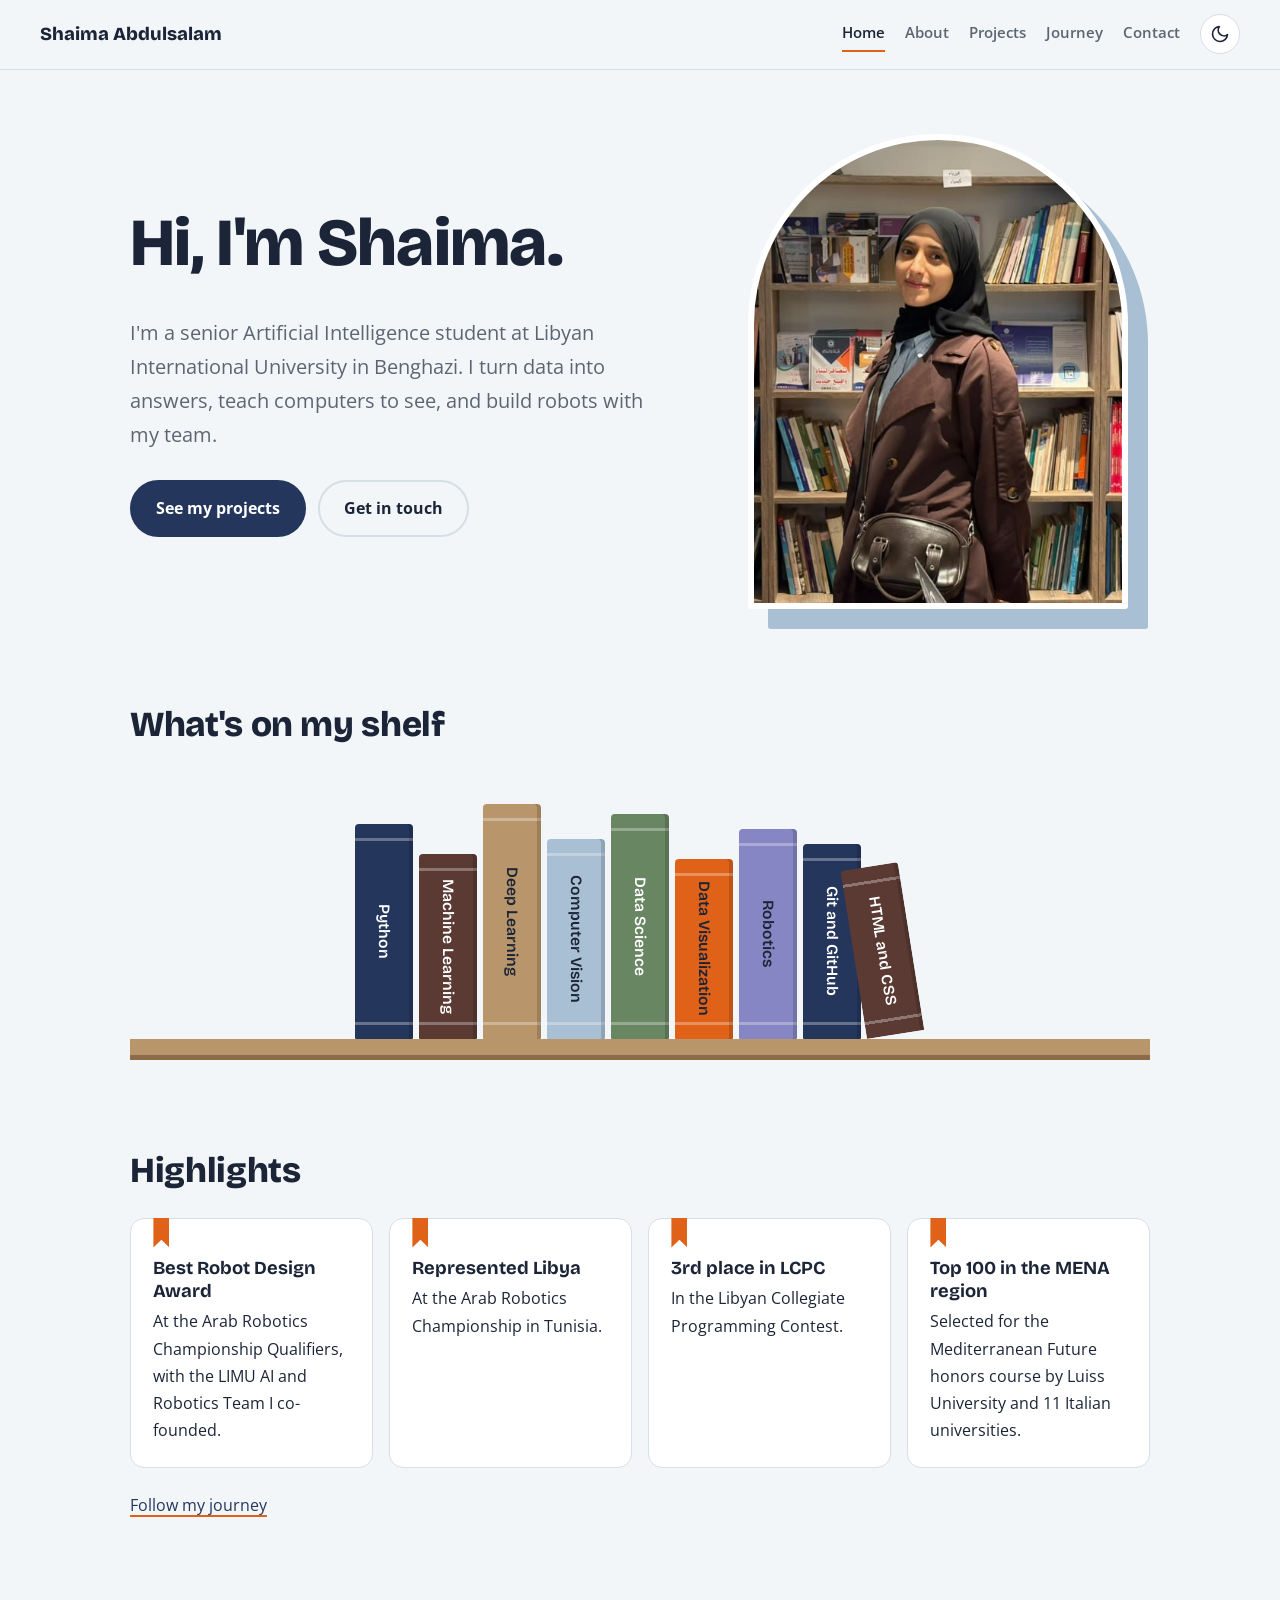
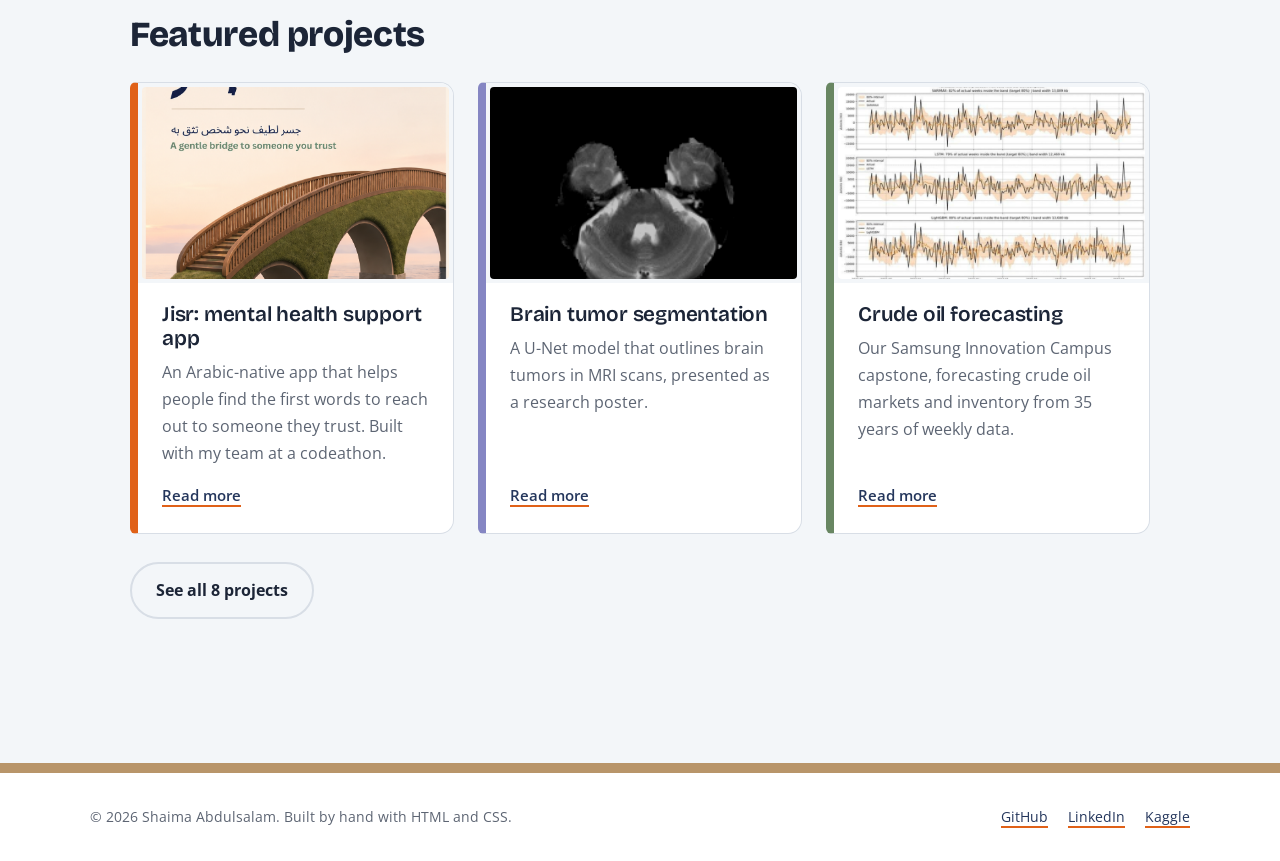
<file: index.html>
<!DOCTYPE html>
<html lang="en">
<head>
    <meta charset="UTF-8">
    <meta name="viewport" content="width=device-width, initial-scale=1.0">
    <title>Shaima Abdulsalam | AI Student and Data Scientist</title>
    <meta name="description" content="Portfolio of Shaima Abdulsalam, an AI student in Benghazi, Libya, working in data science, computer vision, and robotics.">
    <script>
        /* Choose light or dark before the page appears, so it never flashes */
        document.documentElement.classList.add("js");
        try {
            var savedTheme = localStorage.getItem("theme");
            var prefersDark = window.matchMedia("(prefers-color-scheme: dark)").matches;
            document.documentElement.dataset.theme = savedTheme || (prefersDark ? "dark" : "light");
        } catch (error) {}
    </script>
    <link rel="stylesheet" href="css/style.css">
    <script src="main.js" defer></script>
</head>
<body>
    <a class="skip-link" href="#main">Skip to content</a>

    <header>
        <a href="index.html" class="site-name">Shaima Abdulsalam</a>
        <nav id="site-nav" aria-label="Main">
            <ul>
                <li><a href="index.html" aria-current="page">Home</a></li>
                <li><a href="about.html">About</a></li>
                <li><a href="posts.html">Projects</a></li>
                <li><a href="journey.html">Journey</a></li>
                <li><a href="contact.html">Contact</a></li>

            </ul>
        </nav>
        <button class="icon-button theme-toggle" type="button" aria-label="Switch to dark mode">
            <svg class="icon-moon" viewBox="0 0 24 24" fill="none" stroke="currentColor" stroke-width="2" stroke-linecap="round" stroke-linejoin="round" aria-hidden="true"><path d="M21 12.79A9 9 0 1 1 11.21 3 7 7 0 0 0 21 12.79z"/></svg>
            <svg class="icon-sun" viewBox="0 0 24 24" fill="none" stroke="currentColor" stroke-width="2" stroke-linecap="round" stroke-linejoin="round" aria-hidden="true"><circle cx="12" cy="12" r="4"/><path d="M12 2v2M12 20v2M4.93 4.93l1.41 1.41M17.66 17.66l1.41 1.41M2 12h2M20 12h2M4.93 19.07l1.41-1.41M17.66 6.34l1.41-1.41"/></svg>
        </button>
        <button class="icon-button nav-toggle" type="button" aria-expanded="false" aria-controls="site-nav" aria-label="Open menu">
            <svg viewBox="0 0 24 24" fill="none" stroke="currentColor" stroke-width="2" stroke-linecap="round" aria-hidden="true"><path d="M4 7h16M4 12h16M4 17h16"/></svg>
        </button>
    </header>

    <main id="main">
        <section class="hero">
            <div>
                <h1>Hi, I'm Shaima.</h1>
                <p class="lead">I'm a senior Artificial Intelligence student at Libyan International University in Benghazi. I turn data into answers, teach computers to see, and build robots with my team.</p>
                <div class="hero-actions">
                    <a class="button" href="posts.html">See my projects</a>
                    <a class="button button-quiet" href="contact.html">Get in touch</a>
                </div>
            </div>
            <figure class="hero-photo">
                <img src="Images/journey/me.jpeg" alt="Shaima Abdulsalam smiling in front of library bookshelves" width="1080" height="608">
            </figure>
        </section>

        <section aria-labelledby="skills-title">
            <h2 id="skills-title">What's on my shelf</h2>
            <ul class="shelf">
                <li class="book">Python</li>
                <li class="book">Machine Learning</li>
                <li class="book">Deep Learning</li>
                <li class="book">Computer Vision</li>
                <li class="book">Data Science</li>
                <li class="book">Data Visualization</li>
                <li class="book">Robotics</li>
                <li class="book">Git and GitHub</li>
                <li class="book">HTML and CSS</li>
            </ul>
        </section>

        <section aria-labelledby="highlights-title">
            <h2 id="highlights-title">Highlights</h2>
            <ul class="highlights">
                <li><strong>Best Robot Design Award</strong>At the Arab Robotics Championship Qualifiers, with the LIMU AI and Robotics Team I co-founded.</li>
                <li><strong>Represented Libya</strong>At the Arab Robotics Championship in Tunisia.</li>
                <li><strong>3rd place in LCPC</strong>In the Libyan Collegiate Programming Contest.</li>
                <li><strong>Top 100 in the MENA region</strong>Selected for the Mediterranean Future honors course by Luiss University and 11 Italian universities.</li>
            </ul>
            <p><a href="journey.html">Follow my journey</a></p>
        </section>

        <section aria-labelledby="featured-title">
            <h2 id="featured-title">Featured projects</h2>
            <div class="project-grid">
                <article data-category="apps">
                    <figure class="project-media">
                        <img src="Images/projects/Jisr.png" alt="Screenshot of the Jisr mental health support app">
                    </figure>
                    <div class="project-body">
                        <h3>Jisr: mental health support app</h3>
                        <p>An Arabic-native app that helps people find the first words to reach out to someone they trust. Built with my team at a codeathon.</p>
                        <div class="project-links"><a href="posts.html#jisr">Read more</a></div>
                    </div>
                </article>
                <article data-category="vision">
                    <figure class="project-media">
                        <img src="Images/projects/t29_143.gif" alt="Animation of MRI scans with the segmented tumor area highlighted">
                    </figure>
                    <div class="project-body">
                        <h3>Brain tumor segmentation</h3>
                        <p>A U-Net model that outlines brain tumors in MRI scans, presented as a research poster.</p>
                        <div class="project-links"><a href="posts.html#brain-tumor">Read more</a></div>
                    </div>
                </article>
                <article data-category="data">
                    <figure class="project-media">
                        <img src="Images/projects/crude-oil-1.png" alt="Chart comparing forecasted and actual crude oil values">
                    </figure>
                    <div class="project-body">
                        <h3>Crude oil forecasting</h3>
                        <p>Our Samsung Innovation Campus capstone, forecasting crude oil markets and inventory from 35 years of weekly data.</p>
                        <div class="project-links"><a href="posts.html#crude-oil">Read more</a></div>
                    </div>
                </article>
            </div>
            <p class="hero-actions"><a class="button button-quiet" href="posts.html">See all 8 projects</a></p>
        </section>
    </main>

    <footer>
        <div class="footer-inner">
            <p>&copy; 2026 Shaima Abdulsalam. Built by hand with HTML and CSS.</p>
            <ul class="footer-links">
                <li><a href="https://github.com/shaimaabd212" target="_blank" rel="noopener">GitHub</a></li>
                <li><a href="https://www.linkedin.com/in/shaima-abdulsalam-38a3001b1" target="_blank" rel="noopener">LinkedIn</a></li>
                <li><a href="https://www.kaggle.com/shaimaabdulsalam" target="_blank" rel="noopener">Kaggle</a></li>
            </ul>
        </div>
    </footer>
</body>
</html>
</file>
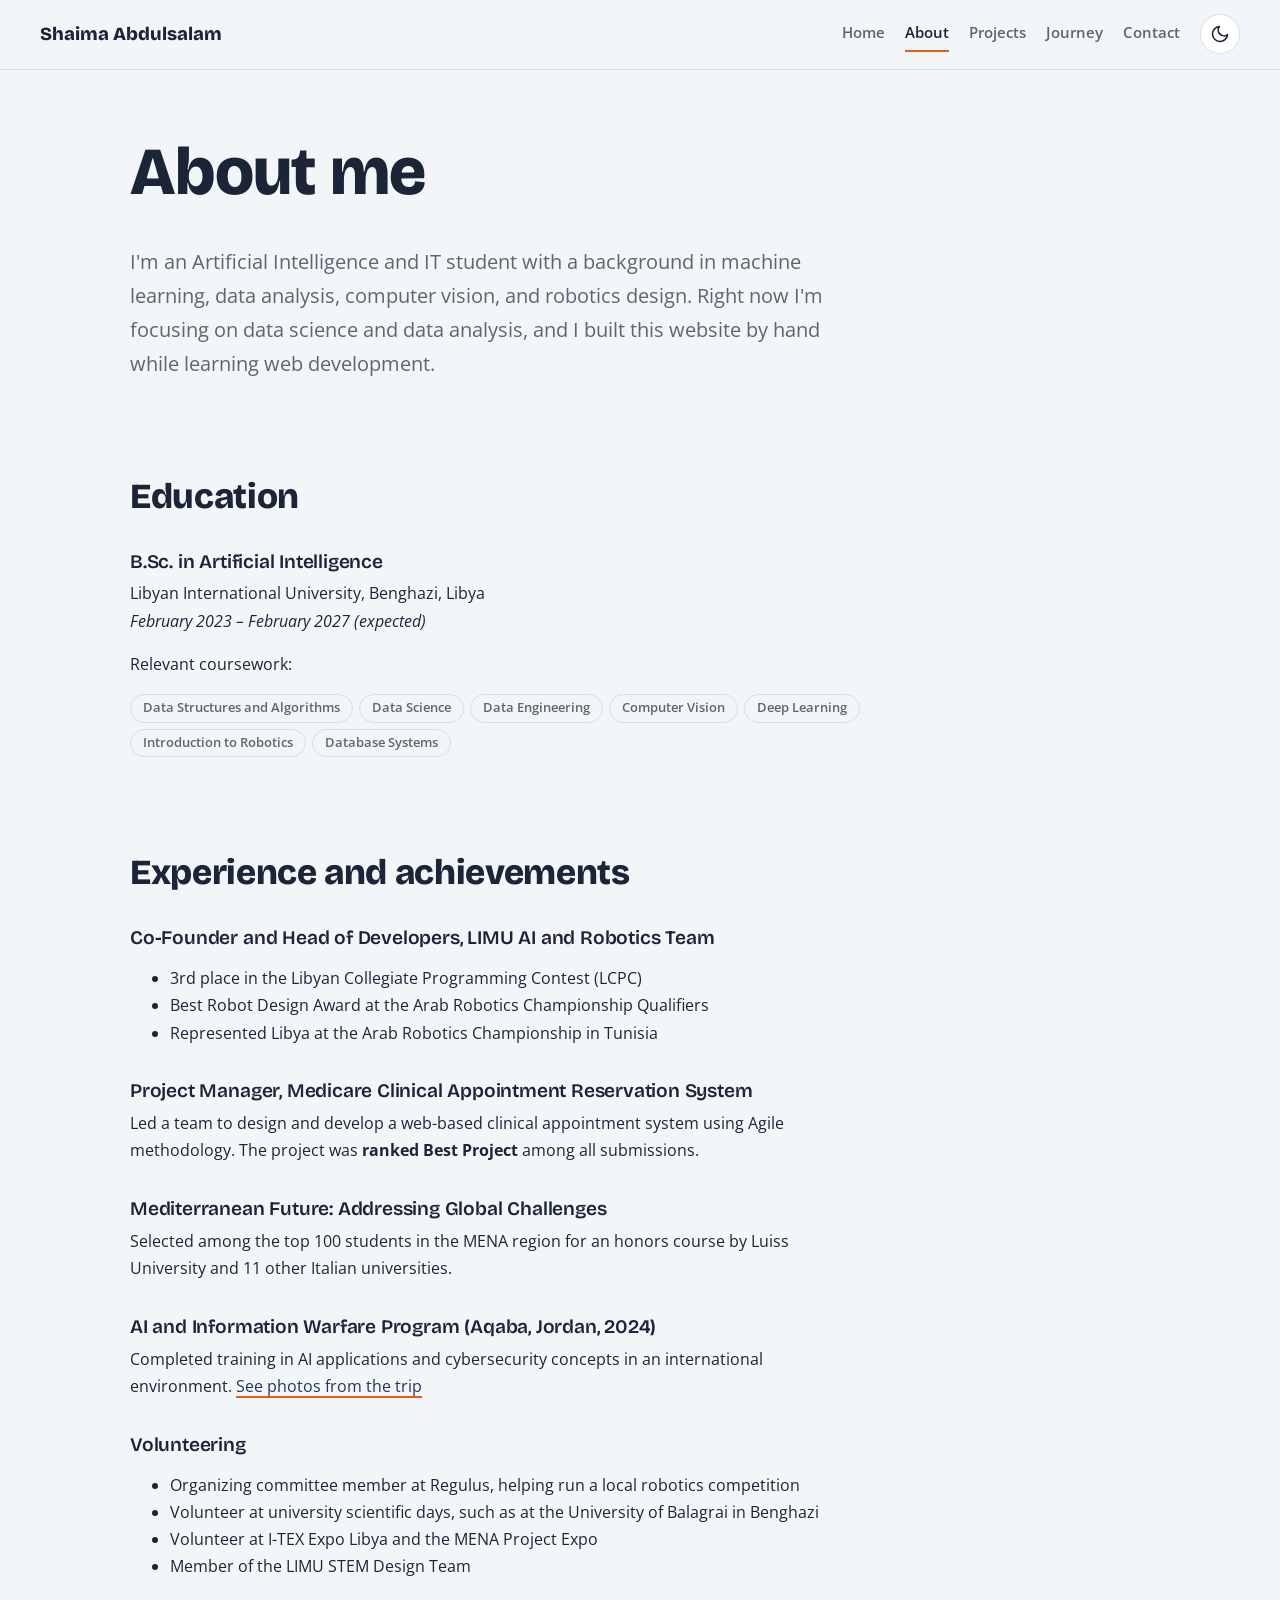
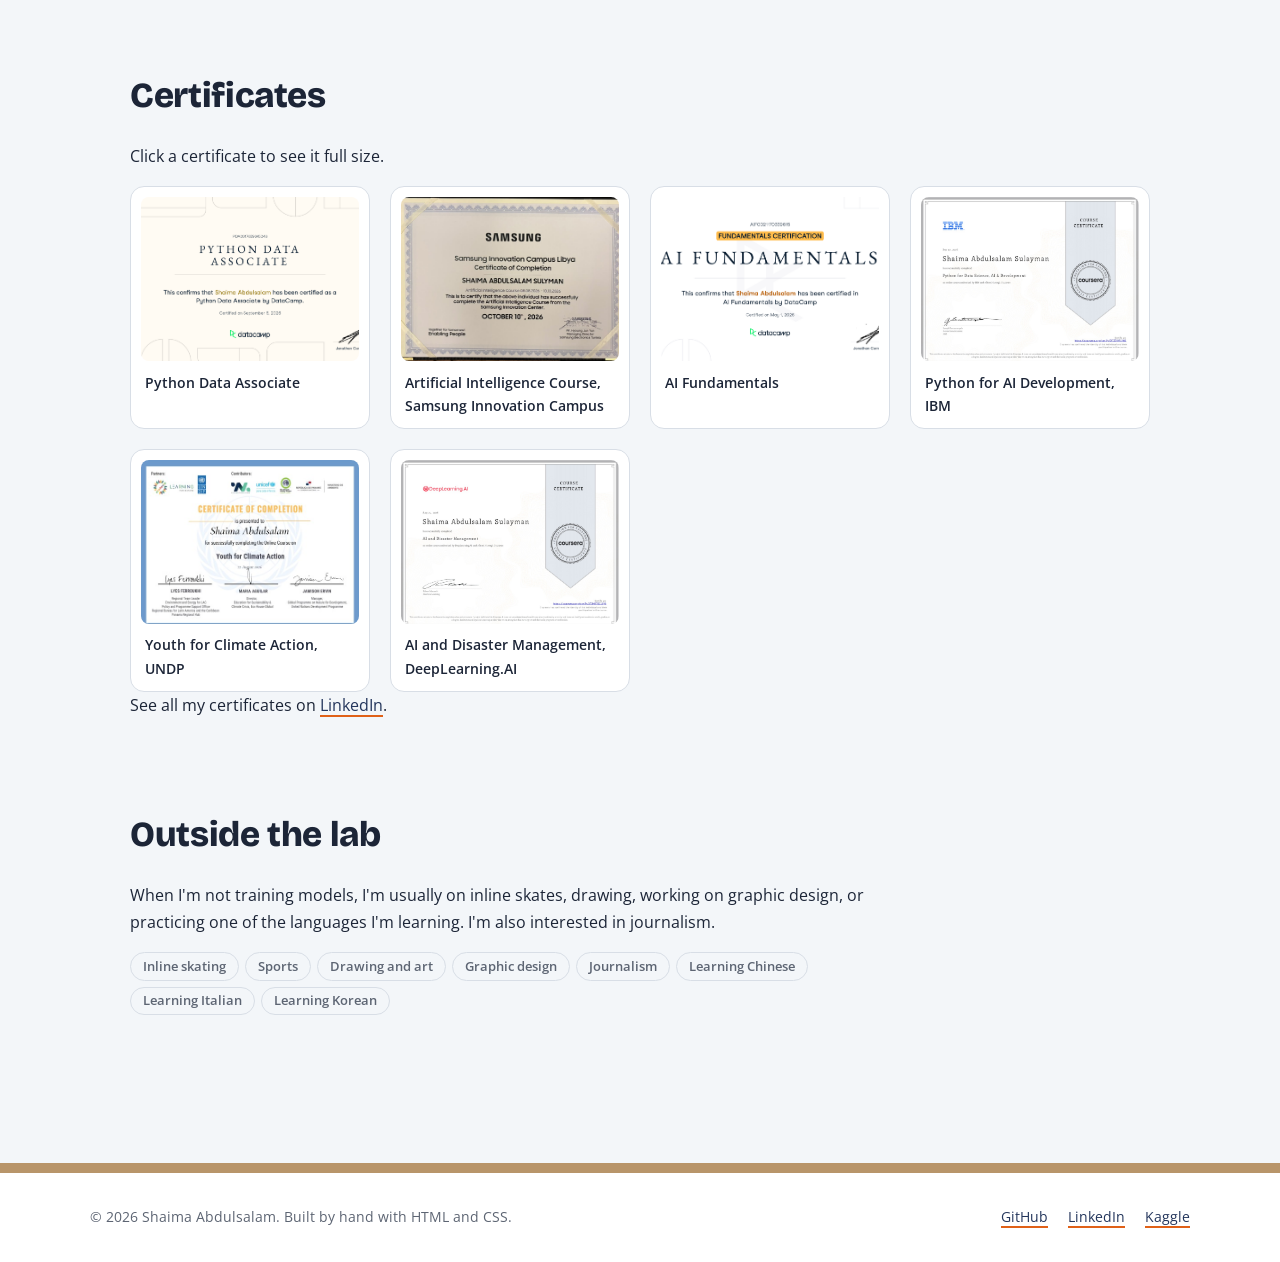
<file: about.html>
<!DOCTYPE html>
<html lang="en">
<head>
    <meta charset="UTF-8">
    <meta name="viewport" content="width=device-width, initial-scale=1.0">
    <title>About Me | Shaima Abdulsalam</title>
    <meta name="description" content="Education, experience, certificates, and interests of Shaima Abdulsalam.">
    <script>
        /* Choose light or dark before the page appears, so it never flashes */
        document.documentElement.classList.add("js");
        try {
            var savedTheme = localStorage.getItem("theme");
            var prefersDark = window.matchMedia("(prefers-color-scheme: dark)").matches;
            document.documentElement.dataset.theme = savedTheme || (prefersDark ? "dark" : "light");
        } catch (error) {}
    </script>
    <link rel="stylesheet" href="css/style.css">
    <script src="main.js" defer></script>
</head>
<body>
    <a class="skip-link" href="#main">Skip to content</a>

    <header>
        <a href="index.html" class="site-name">Shaima Abdulsalam</a>
        <nav id="site-nav" aria-label="Main">
            <ul>
                <li><a href="index.html">Home</a></li>
                <li><a href="about.html" aria-current="page">About</a></li>
                <li><a href="posts.html">Projects</a></li>
                <li><a href="journey.html">Journey</a></li>
                <li><a href="contact.html">Contact</a></li>
            </ul>
        </nav>
        <button class="icon-button theme-toggle" type="button" aria-label="Switch to dark mode">
            <svg class="icon-moon" viewBox="0 0 24 24" fill="none" stroke="currentColor" stroke-width="2" stroke-linecap="round" stroke-linejoin="round" aria-hidden="true"><path d="M21 12.79A9 9 0 1 1 11.21 3 7 7 0 0 0 21 12.79z"/></svg>
            <svg class="icon-sun" viewBox="0 0 24 24" fill="none" stroke="currentColor" stroke-width="2" stroke-linecap="round" stroke-linejoin="round" aria-hidden="true"><circle cx="12" cy="12" r="4"/><path d="M12 2v2M12 20v2M4.93 4.93l1.41 1.41M17.66 17.66l1.41 1.41M2 12h2M20 12h2M4.93 19.07l1.41-1.41M17.66 6.34l1.41-1.41"/></svg>
        </button>
        <button class="icon-button nav-toggle" type="button" aria-expanded="false" aria-controls="site-nav" aria-label="Open menu">
            <svg viewBox="0 0 24 24" fill="none" stroke="currentColor" stroke-width="2" stroke-linecap="round" aria-hidden="true"><path d="M4 7h16M4 12h16M4 17h16"/></svg>
        </button>
    </header>

    <main id="main">
        <section class="prose">
            <h1>About me</h1>
            <p class="lead">I'm an Artificial Intelligence and IT student with a background in machine learning, data analysis, computer vision, and robotics design. Right now I'm focusing on data science and data analysis, and I built this website by hand while learning web development.</p>
        </section>

        <section class="prose" aria-labelledby="education-title">
            <h2 id="education-title">Education</h2>
            <h3>B.Sc. in Artificial Intelligence</h3>
            <p>Libyan International University, Benghazi, Libya<br>
            <em>February 2023 – February 2027 (expected)</em></p>
            <p>Relevant coursework:</p>
            <ul class="tags">
                <li>Data Structures and Algorithms</li>
                <li>Data Science</li>
                <li>Data Engineering</li>
                <li>Computer Vision</li>
                <li>Deep Learning</li>
                <li>Introduction to Robotics</li>
                <li>Database Systems</li>
            </ul>
        </section>

        <section class="prose" aria-labelledby="experience-title">
            <h2 id="experience-title">Experience and achievements</h2>

            <h3>Co-Founder and Head of Developers, LIMU AI and Robotics Team</h3>
            <ul>
                <li>3rd place in the Libyan Collegiate Programming Contest (LCPC)</li>
                <li>Best Robot Design Award at the Arab Robotics Championship Qualifiers</li>
                <li>Represented Libya at the Arab Robotics Championship in Tunisia</li>
            </ul>

            <h3>Project Manager, Medicare Clinical Appointment Reservation System</h3>
            <p>Led a team to design and develop a web-based clinical appointment system using Agile methodology. The project was <strong>ranked Best Project</strong> among all submissions.</p>

            <h3>Mediterranean Future: Addressing Global Challenges</h3>
            <p>Selected among the top 100 students in the MENA region for an honors course by Luiss University and 11 other Italian universities.</p>

            <h3>AI and Information Warfare Program (Aqaba, Jordan, 2024)</h3>
            <p>Completed training in AI applications and cybersecurity concepts in an international environment. <a href="journey.html#jordan">See photos from the trip</a></p>

            <h3>Volunteering</h3>
            <ul>
                <li>Organizing committee member at Regulus, helping run a local robotics competition</li>
                <li>Volunteer at university scientific days, such as at the University of Balagrai in Benghazi</li>
                <li>Volunteer at I-TEX Expo Libya and the MENA Project Expo</li>
                <li>Member of the LIMU STEM Design Team</li>
            </ul>
        </section>

        <section aria-labelledby="certificates-title">
            <h2 id="certificates-title">Certificates</h2>
            <p>Click a certificate to see it full size.</p>
            <div class="cert-grid" data-lightbox>
                <figure>
                    <img src="Images/certificates/Python data associate.png" alt="Python Data Associate certificate awarded to Shaima Abdulsalam">
                    <figcaption>Python Data Associate</figcaption>
                </figure>
                <figure>
                    <img src="Images/certificates/SIC-certificate.png" alt="Samsung Innovation Campus Artificial Intelligence course certificate">
                    <figcaption>Artificial Intelligence Course, Samsung Innovation Campus</figcaption>
                </figure>
                <figure>
                    <img src="Images/certificates/AI fundamentals.png" alt="AI Fundamentals certificate">
                    <figcaption>AI Fundamentals</figcaption>
                </figure>
                <figure>
                    <img src="Images/certificates/IBM.jpg" alt="IBM Python for AI Development certificate">
                    <figcaption>Python for AI Development, IBM</figcaption>
                </figure>
                <figure>
                    <img src="Images/certificates/yout for climate action.jpg" alt="UNDP Youth for Climate Action certificate">
                    <figcaption>Youth for Climate Action, UNDP</figcaption>
                </figure>
                <figure>
                    <img src="Images/certificates/ai and disaster management.jpg" alt="DeepLearning.AI AI and Disaster Management certificate">
                    <figcaption>AI and Disaster Management, DeepLearning.AI</figcaption>
                </figure>
            </div>
            <p>See all my certificates on <a href="https://www.linkedin.com/in/shaima-abdulsalam-38a3001b1" target="_blank" rel="noopener">LinkedIn</a>.</p>
        </section>

        <section class="prose" aria-labelledby="interests-title">
            <h2 id="interests-title">Outside the lab</h2>
            <p>When I'm not training models, I'm usually on inline skates, drawing, working on graphic design, or practicing one of the languages I'm learning. I'm also interested in journalism.</p>
            <ul class="tags">
                <li>Inline skating</li>
                <li>Sports</li>
                <li>Drawing and art</li>
                <li>Graphic design</li>
                <li>Journalism</li>
                <li>Learning Chinese</li>
                <li>Learning Italian</li>
                <li>Learning Korean</li>
            </ul>
        </section>
    </main>

    <dialog class="lightbox" aria-label="Enlarged image">
        <button class="lightbox-close" type="button">Close</button>
        <img alt="">
        <p></p>
    </dialog>

    <footer>
        <div class="footer-inner">
            <p>&copy; 2026 Shaima Abdulsalam. Built by hand with HTML and CSS.</p>
            <ul class="footer-links">
                <li><a href="https://github.com/shaimaabd212" target="_blank" rel="noopener">GitHub</a></li>
                <li><a href="https://www.linkedin.com/in/shaima-abdulsalam-38a3001b1" target="_blank" rel="noopener">LinkedIn</a></li>
                <li><a href="https://www.kaggle.com/shaimaabdulsalam" target="_blank" rel="noopener">Kaggle</a></li>
            </ul>
        </div>
    </footer>
</body>
</html>
</file>
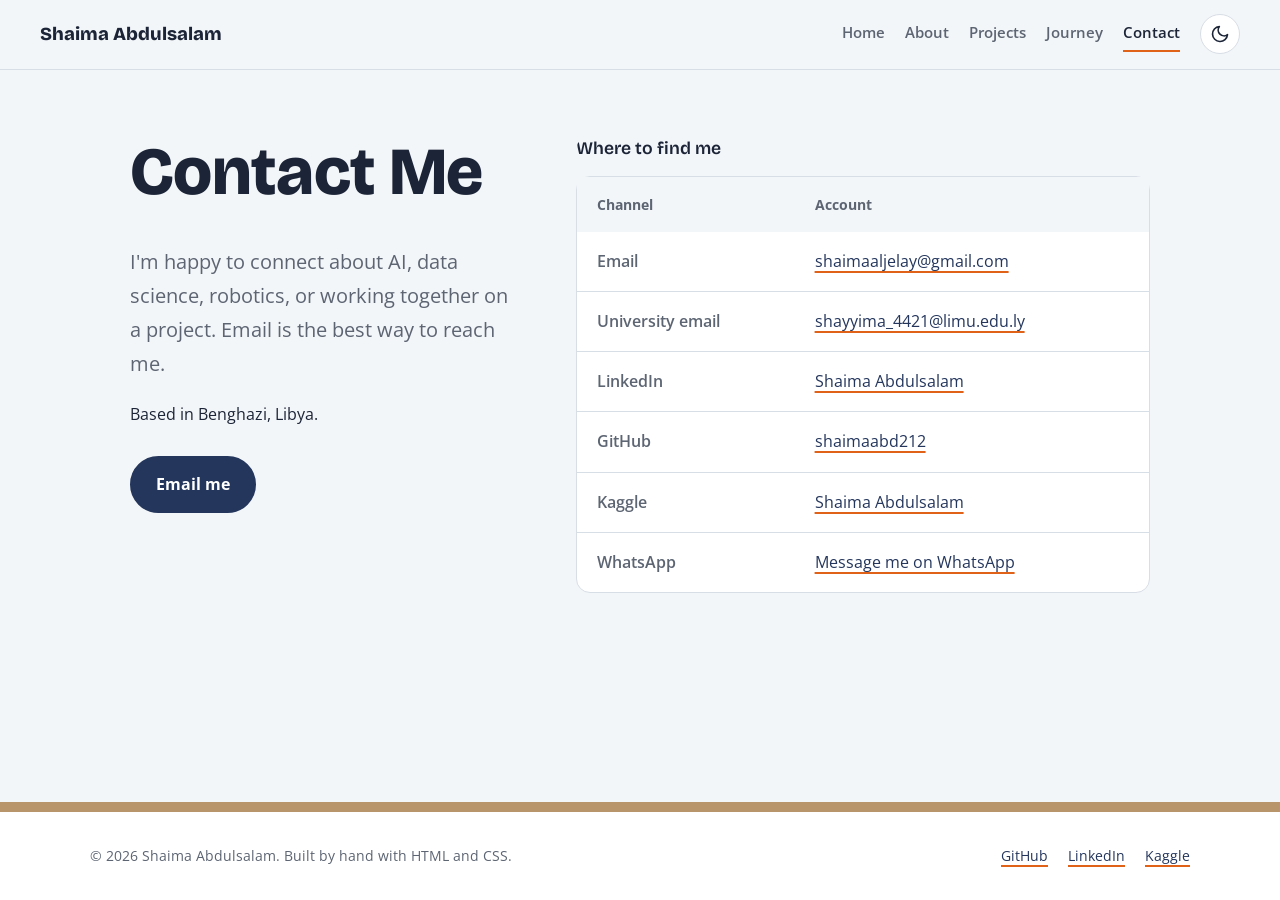
<file: contact.html>
<!DOCTYPE html>
<html lang="en">
<head>
    <meta charset="UTF-8">
    <meta name="viewport" content="width=device-width, initial-scale=1.0">
    <title>Contact | Shaima Abdulsalam</title>
    <meta name="description" content="How to reach Shaima Abdulsalam: email, LinkedIn, GitHub, Kaggle, and WhatsApp.">
    <script>
        /* Choose light or dark before the page appears, so it never flashes */
        document.documentElement.classList.add("js");
        try {
            var savedTheme = localStorage.getItem("theme");
            var prefersDark = window.matchMedia("(prefers-color-scheme: dark)").matches;
            document.documentElement.dataset.theme = savedTheme || (prefersDark ? "dark" : "light");
        } catch (error) {}
    </script>
    <link rel="stylesheet" href="css/style.css">
    <script src="main.js" defer></script>
</head>
<body>
    <a class="skip-link" href="#main">Skip to content</a>

    <header>
        <a href="index.html" class="site-name">Shaima Abdulsalam</a>
        <nav id="site-nav" aria-label="Main">
            <ul>
                <li><a href="index.html">Home</a></li>
                <li><a href="about.html">About</a></li>
                <li><a href="posts.html">Projects</a></li>
                <li><a href="journey.html">Journey</a></li>
                <li><a href="contact.html" aria-current="page">Contact</a></li>
            </ul>
        </nav>
        <button class="icon-button theme-toggle" type="button" aria-label="Switch to dark mode">
            <svg class="icon-moon" viewBox="0 0 24 24" fill="none" stroke="currentColor" stroke-width="2" stroke-linecap="round" stroke-linejoin="round" aria-hidden="true"><path d="M21 12.79A9 9 0 1 1 11.21 3 7 7 0 0 0 21 12.79z"/></svg>
            <svg class="icon-sun" viewBox="0 0 24 24" fill="none" stroke="currentColor" stroke-width="2" stroke-linecap="round" stroke-linejoin="round" aria-hidden="true"><circle cx="12" cy="12" r="4"/><path d="M12 2v2M12 20v2M4.93 4.93l1.41 1.41M17.66 17.66l1.41 1.41M2 12h2M20 12h2M4.93 19.07l1.41-1.41M17.66 6.34l1.41-1.41"/></svg>
        </button>
        <button class="icon-button nav-toggle" type="button" aria-expanded="false" aria-controls="site-nav" aria-label="Open menu">
            <svg viewBox="0 0 24 24" fill="none" stroke="currentColor" stroke-width="2" stroke-linecap="round" aria-hidden="true"><path d="M4 7h16M4 12h16M4 17h16"/></svg>
        </button>
    </header>

    <main id="main">
        <section class="contact-layout">
            <div>
                <h1>Contact Me</h1>
                <p class="lead">I'm happy to connect about AI, data science, robotics, or working together on a project. Email is the best way to reach me.</p>
                <p>Based in Benghazi, Libya.</p>
                <p class="hero-actions"><a class="button" href="mailto:shaimaaljelay@gmail.com">Email me</a></p>
            </div>

            <table>
                <caption>Where to find me</caption>
                <thead>
                    <tr>
                        <th scope="col">Channel</th>
                        <th scope="col">Account</th>
                    </tr>
                </thead>
                <tbody>
                    <tr>
                        <th scope="row">Email</th>
                        <td><a href="mailto:shaimaaljelay@gmail.com">shaimaaljelay@gmail.com</a></td>
                    </tr>
                    <tr>
                        <th scope="row">University email</th>
                        <td><a href="mailto:shayyima_4421@limu.edu.ly">shayyima_4421@limu.edu.ly</a></td>
                    </tr>
                    <tr>
                        <th scope="row">LinkedIn</th>
                        <td><a href="https://www.linkedin.com/in/shaima-abdulsalam-38a3001b1" target="_blank" rel="noopener">Shaima Abdulsalam</a></td>
                    </tr>
                    <tr>
                        <th scope="row">GitHub</th>
                        <td><a href="https://github.com/shaimaabd212" target="_blank" rel="noopener">shaimaabd212</a></td>
                    </tr>
                    <tr>
                        <th scope="row">Kaggle</th>
                        <td><a href="https://www.kaggle.com/shaimaabdulsalam" target="_blank" rel="noopener">Shaima Abdulsalam</a></td>
                    </tr>
                    <tr>
                        <th scope="row">WhatsApp</th>
                        <td><a href="https://wa.me/218913990064" target="_blank" rel="noopener">Message me on WhatsApp</a></td>
                    </tr>
                </tbody>
            </table>
        </section>
    </main>

    <footer>
        <div class="footer-inner">
            <p>&copy; 2026 Shaima Abdulsalam. Built by hand with HTML and CSS.</p>
            <ul class="footer-links">
                <li><a href="https://github.com/shaimaabd212" target="_blank" rel="noopener">GitHub</a></li>
                <li><a href="https://www.linkedin.com/in/shaima-abdulsalam-38a3001b1" target="_blank" rel="noopener">LinkedIn</a></li>
                <li><a href="https://www.kaggle.com/shaimaabdulsalam" target="_blank" rel="noopener">Kaggle</a></li>
            </ul>
        </div>
    </footer>
</body>
</html>
</file>
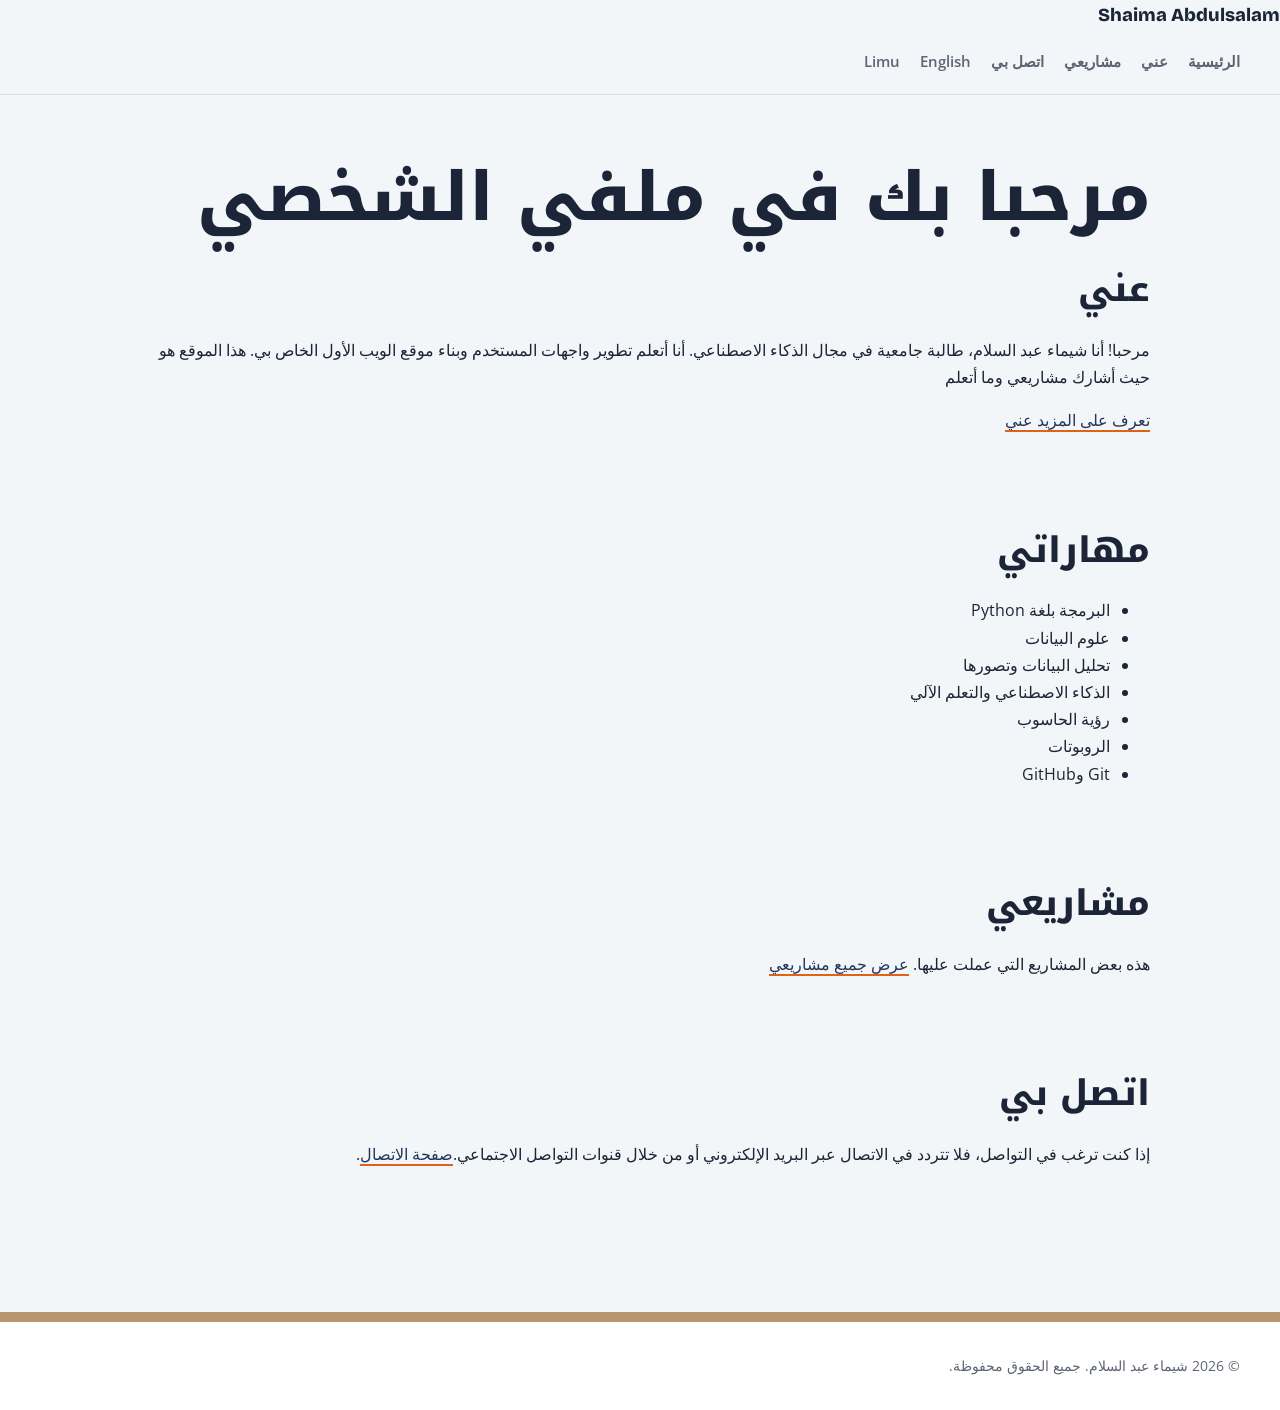
<file: index-ar.html>
<!DOCTYPE html>
<html lang="ar" dir="rtl">
<a href="index.html" class="site-name">Shaima Abdulsalam</a>
<link rel="stylesheet" href="css/style.css">
<link href="https://fonts.googleapis.com/css2?family=Open+Sans:wght@400;600;700&display=swap" rel="stylesheet">
<head>
    <meta charset="UTF-8">
    <meta name="viewport" content="width=device-width, initial-scale=1.0"> 
    <title> الملف الشخصي | شيماء عبد السلام</title>
</head>
<body>
    <header>
        <nav>
            <ul>
                <li><a href="index.html">الرئيسية</a></li>
                <li><a href="about.html">عني</a></li>
                <li><a href="posts.html">مشاريعي</a></li>
                <li><a href="contact.html">اتصل بي</a></li>
                <li><a href="index.html" lang="en" hreflang="en">English</a></li>
                <li><a href="https://limu.edu.ly/">Limu</a></li>
                </ul>
        </nav>
    </header>

    <main>
        <h1>مرحبا بك في ملفي الشخصي</h1>

        <section id="introduction">
            <h2>عني</h2>
            <p>مرحبا! أنا شيماء عبد السلام، طالبة جامعية في مجال الذكاء الاصطناعي. أنا أتعلم تطوير واجهات المستخدم وبناء موقع الويب الأول الخاص بي. هذا الموقع هو حيث أشارك مشاريعي وما أتعلم</p>
            <p><a href="about.html">تعرف على المزيد عني</a></p>
        </section>

         <section id="skills">
            <h2>مهاراتي</h2>
            <ul>
                <li>البرمجة بلغة Python</li>
                <li>علوم البيانات</li>
                <li>تحليل البيانات وتصورها</li>
                <li>الذكاء الاصطناعي والتعلم الآلي</li>
                <li>رؤية الحاسوب</li>
                <li>الروبوتات</li>
                <li>Git وGitHub</li>
            </ul>
        </section>

        <section id="projects">
            <h2>مشاريعي</h2>
            <p>هذه بعض المشاريع التي عملت عليها. <a href="posts.html">عرض جميع مشاريعي</a></p>            <!-- Project details will go here -->
        </section>

        <section id="contact">
            <h2>اتصل بي</h2>
            <p>إذا كنت ترغب في التواصل، فلا تتردد في الاتصال عبر البريد الإلكتروني أو من خلال قنوات التواصل الاجتماعي.<a href="contact.html">صفحة الاتصال</a>.</p>
        </section>
    </main>


    <footer>
        <p>&copy; 2026 شيماء عبد السلام. جميع الحقوق محفوظة.</p>
    </footer>
</body>
</html>
</file>
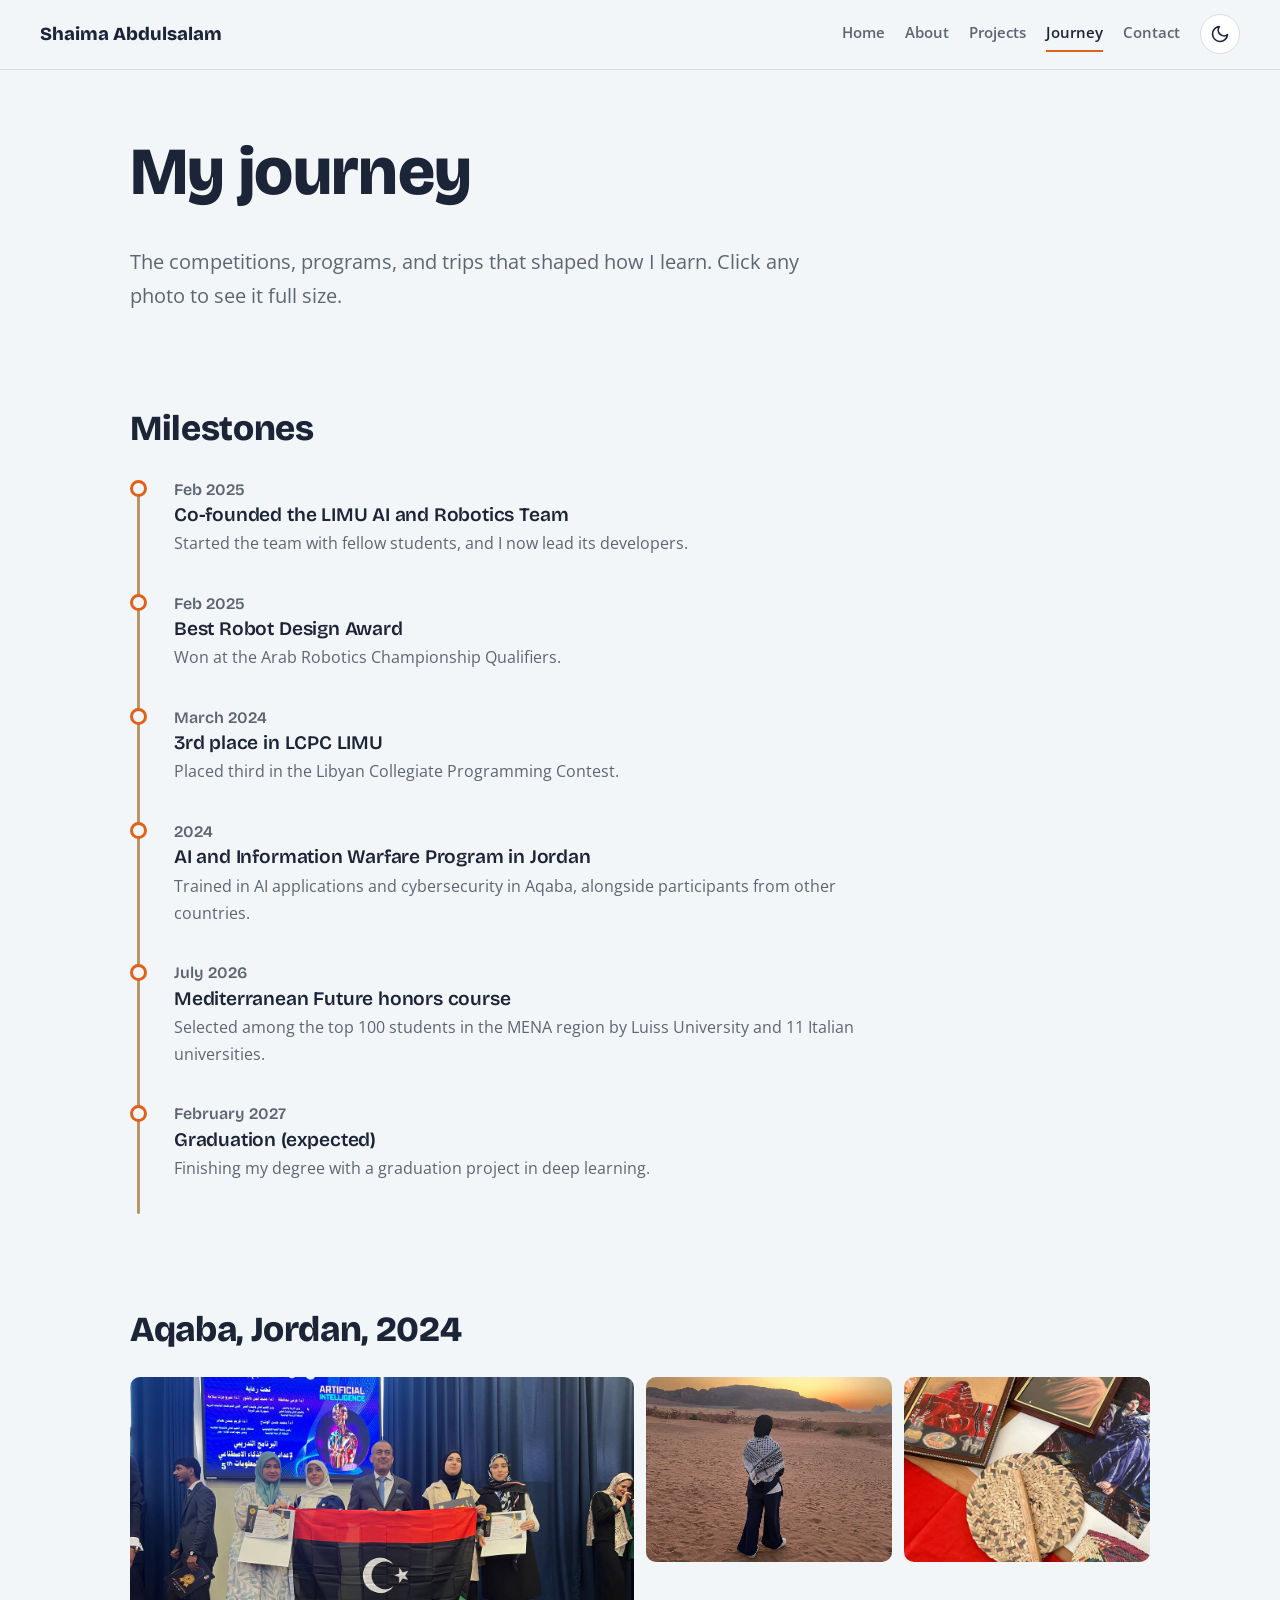
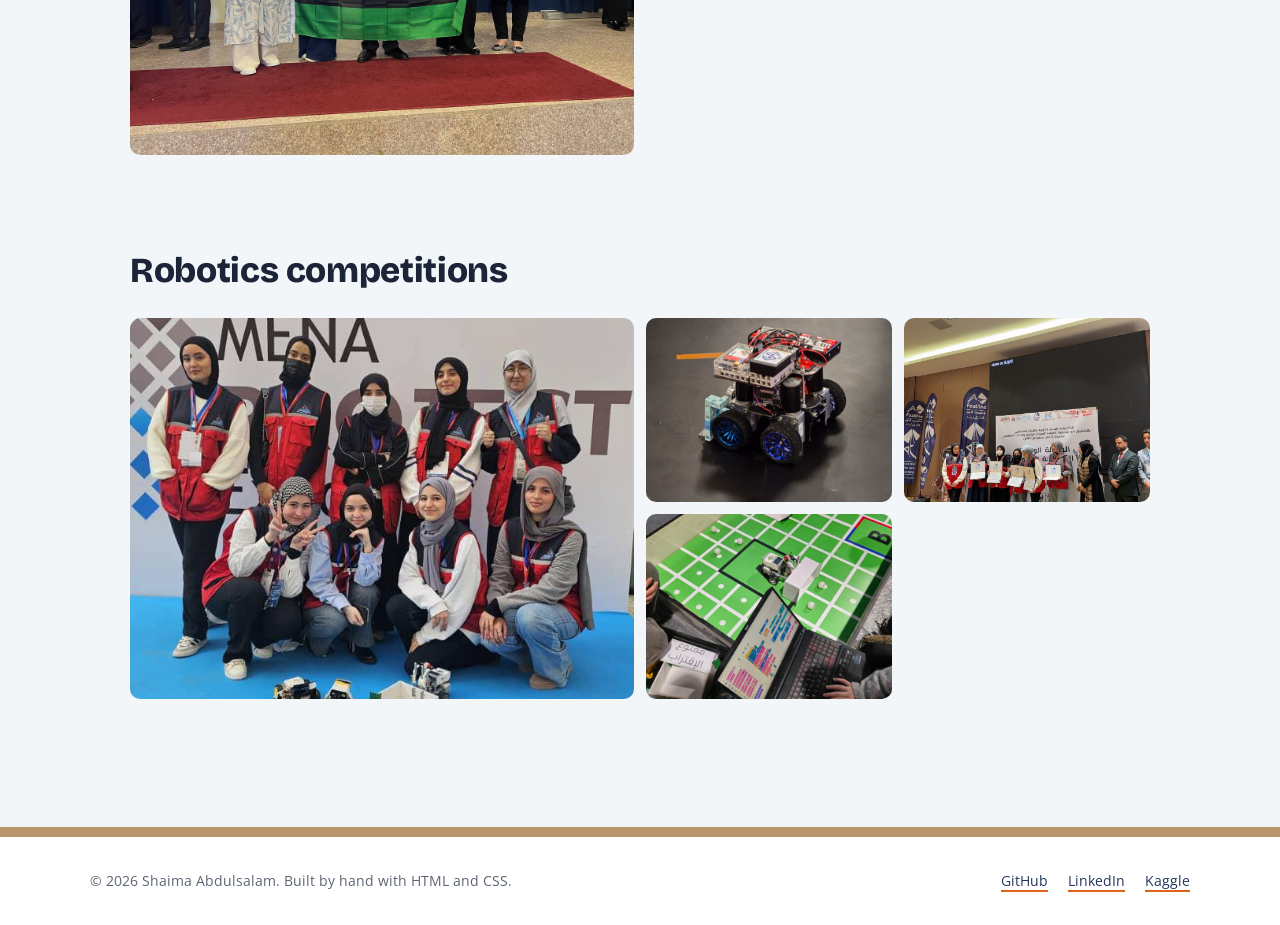
<file: journey.html>
<!DOCTYPE html>
<html lang="en">
<head>
    <meta charset="UTF-8">
    <meta name="viewport" content="width=device-width, initial-scale=1.0">
    <title>My Journey | Shaima Abdulsalam</title>
    <meta name="description" content="Competitions, programs, and trips that shaped Shaima Abdulsalam's path in AI and robotics.">
    <script>
        /* Choose light or dark before the page appears, so it never flashes */
        document.documentElement.classList.add("js");
        try {
            var savedTheme = localStorage.getItem("theme");
            var prefersDark = window.matchMedia("(prefers-color-scheme: dark)").matches;
            document.documentElement.dataset.theme = savedTheme || (prefersDark ? "dark" : "light");
        } catch (error) {}
    </script>
    <link rel="stylesheet" href="css/style.css">
    <script src="main.js" defer></script>
</head>
<body>
    <a class="skip-link" href="#main">Skip to content</a>

    <header>
        <a href="index.html" class="site-name">Shaima Abdulsalam</a>
        <nav id="site-nav" aria-label="Main">
            <ul>
                <li><a href="index.html">Home</a></li>
                <li><a href="about.html">About</a></li>
                <li><a href="posts.html">Projects</a></li>
                <li><a href="journey.html" aria-current="page">Journey</a></li>
                <li><a href="contact.html">Contact</a></li>
            </ul>
        </nav>
        <button class="icon-button theme-toggle" type="button" aria-label="Switch to dark mode">
            <svg class="icon-moon" viewBox="0 0 24 24" fill="none" stroke="currentColor" stroke-width="2" stroke-linecap="round" stroke-linejoin="round" aria-hidden="true"><path d="M21 12.79A9 9 0 1 1 11.21 3 7 7 0 0 0 21 12.79z"/></svg>
            <svg class="icon-sun" viewBox="0 0 24 24" fill="none" stroke="currentColor" stroke-width="2" stroke-linecap="round" stroke-linejoin="round" aria-hidden="true"><circle cx="12" cy="12" r="4"/><path d="M12 2v2M12 20v2M4.93 4.93l1.41 1.41M17.66 17.66l1.41 1.41M2 12h2M20 12h2M4.93 19.07l1.41-1.41M17.66 6.34l1.41-1.41"/></svg>
        </button>
        <button class="icon-button nav-toggle" type="button" aria-expanded="false" aria-controls="site-nav" aria-label="Open menu">
            <svg viewBox="0 0 24 24" fill="none" stroke="currentColor" stroke-width="2" stroke-linecap="round" aria-hidden="true"><path d="M4 7h16M4 12h16M4 17h16"/></svg>
        </button>
    </header>

    <main id="main">
        <section class="prose">
            <h1>My journey</h1>
            <p class="lead">The competitions, programs, and trips that shaped how I learn. Click any photo to see it full size.</p>
        </section>

        <section aria-labelledby="milestones-title">
            <h2 id="milestones-title">Milestones</h2>
            <ol class="timeline">

                <li>
                    <time>Feb 2025</time>
                    <h3>Co-founded the LIMU AI and Robotics Team</h3>
                    <p>Started the team with fellow students, and I now lead its developers.</p>
                </li>
                <li>
                    <time>Feb 2025</time>
                    <h3>Best Robot Design Award</h3>
                    <p>Won at the Arab Robotics Championship Qualifiers.</p>
                </li>

                <li>
                    <time>March 2024</time>
                    <h3>3rd place in LCPC LIMU</h3>
                    <p>Placed third in the Libyan Collegiate Programming Contest.</p>
                </li>
                <li>
                    <time datetime="2024">2024</time>
                    <h3>AI and Information Warfare Program in Jordan</h3>
                    <p>Trained in AI applications and cybersecurity in Aqaba, alongside participants from other countries.</p>
                </li>
                <li>
                    <time>July 2026</time>
                    <h3>Mediterranean Future honors course</h3>
                    <p>Selected among the top 100 students in the MENA region by Luiss University and 11 Italian universities.</p>
                </li>
                <li>
                    <time datetime="2027-02">February 2027</time>
                    <h3>Graduation (expected)</h3>
                    <p>Finishing my degree with a graduation project in deep learning.</p>
                </li>
            </ol>
        </section>

        <section id="jordan" aria-labelledby="jordan-title">
            <h2 id="jordan-title">Aqaba, Jordan, 2024</h2>
            <div class="photo-grid" data-lightbox>
                <figure>
                    <img src="Images/journey/jordan-2.jpg" >
                </figure>
                <figure>
                    <img src="Images/journey/jordan-1.jpg">
                </figure>
                <figure>
                    <img src="Images/journey/jordan-3.jpg" >
                </figure>
        
            </div>
        </section>

        <section id="robotics" aria-labelledby="robotics-title">
            <h2 id="robotics-title">Robotics competitions</h2>
            <div class="photo-grid" data-lightbox>
                <figure>
                    <img src="Images/journey/robotics-1.jpg" >
                </figure>
                <figure>
                    <img src="Images/journey/robotics-2.jpeg" >
                </figure>
                <figure>
                    <img src="Images/journey/robotics-3.jpeg" >
                </figure>
                <figure>
                    <img src="Images/journey/robotics-4.jpeg">
                </figure>
            </div>
        </section>
    </main>

    <dialog class="lightbox" aria-label="Enlarged image">
        <button class="lightbox-close" type="button">Close</button>
        <img alt="">
        <p></p>
    </dialog>

    <footer>
        <div class="footer-inner">
            <p>&copy; 2026 Shaima Abdulsalam. Built by hand with HTML and CSS.</p>
            <ul class="footer-links">
                <li><a href="https://github.com/shaimaabd212" target="_blank" rel="noopener">GitHub</a></li>
                <li><a href="https://www.linkedin.com/in/shaima-abdulsalam-38a3001b1" target="_blank" rel="noopener">LinkedIn</a></li>
                <li><a href="https://www.kaggle.com/shaimaabdulsalam" target="_blank" rel="noopener">Kaggle</a></li>
            </ul>
        </div>
    </footer>
</body>
</html>
</file>
<file: css/style.css>
/* =========================================================
   Shaima Abdulsalam — portfolio stylesheet
   Colors come from my photo: the pale blue of my shirt,
   the brown of my coat, and the wood of the bookshelves,
   plus my original navy and orange.
   ========================================================= */

/* ===== Fonts =====
   @import loads the fonts from inside the CSS file, so every page
   that links this stylesheet gets them, including the Arabic pages. */
@import url("https://fonts.googleapis.com/css2?family=Bricolage+Grotesque:wght@600;800&family=Noto+Kufi+Arabic:wght@400;700&family=Open+Sans:wght@400;600;700&display=swap");

/* ===== Light theme (default) ===== */
:root {
    --bg: #f3f6f9;           /* pale sky blue, from my shirt */
    --surface: #ffffff;      /* cards and boxes */
    --text: #1c2537;         /* deep ink for reading */
    --text-soft: #5d6573;    /* secondary text */
    --line: #d8dee6;         /* thin borders */
    --brand: #24365C;        /* my navy */
    --brand-hover: #5b3a33;  /* cocoa brown, from my coat */
    --on-brand: #ffffff;     /* text on top of brand color */
    --accent: #e06118;       /* my orange */
    --oak: #b8956a;          /* bookshelf wood */
    --oak-dark: #8c6c48;     /* shadow under the shelf */
    --sky: #a9bfd3;          /* shirt blue, stronger */

    /* Book spine colors: my whole palette lives on the shelf */
    --spine-navy: #24365C;
    --spine-cocoa: #5b3a33;
    --spine-oak: #b8956a;
    --spine-orange: #e06118;
    --spine-sky: #a9bfd3;
    --spine-green: #688662;
    --spine-lavender: #8586c3;

    --font-display: "Bricolage Grotesque", "Open Sans", Arial, sans-serif;
    --font-body: "Open Sans", Arial, sans-serif;
    --font-arabic: "Noto Kufi Arabic", Arial, sans-serif;
    --radius: 14px;
    color-scheme: light;
}

/* ===== Dark theme =====
   Chosen with the moon button, or automatically when the
   visitor's device is in dark mode. */
:root[data-theme="dark"] {
    --bg: #121826;
    --surface: #1b2333;
    --text: #e8edf3;
    --text-soft: #a7b0bd;
    --line: #2c3648;
    --brand: #a9bfd3;
    --brand-hover: #e2cba9;
    --on-brand: #121826;
    --oak: #a8865d;
    --oak-dark: #6e5236;
    --sky: #2f4a6b;
    color-scheme: dark;
}

@media (prefers-color-scheme: dark) {
    :root:not([data-theme]) {
        --bg: #121826;
        --surface: #1b2333;
        --text: #e8edf3;
        --text-soft: #a7b0bd;
        --line: #2c3648;
        --brand: #a9bfd3;
        --brand-hover: #e2cba9;
        --on-brand: #121826;
        --oak: #a8865d;
        --oak-dark: #6e5236;
        --sky: #2f4a6b;
        color-scheme: dark;
    }
}

/* ===== Base ===== */
*,
*::before,
*::after {
    box-sizing: border-box;
}

html {
    scroll-behavior: smooth;
    scroll-padding-top: 90px;
}

body {
    margin: 0;
    min-height: 100vh;
    display: flex;
    flex-direction: column;
    font-family: var(--font-body);
    background-color: var(--bg);
    color: var(--text);
    line-height: 1.7;
}

[lang="ar"] {
    font-family: var(--font-arabic);
}

img {
    max-width: 100%;
    height: auto;
    display: block;
}

h1,
h2,
h3 {
    font-family: var(--font-display);
    line-height: 1.15;
    letter-spacing: -0.01em;
    color: var(--text);
}

[lang="ar"] h1,
[lang="ar"] h2,
[lang="ar"] h3 {
    font-family: var(--font-arabic);
    letter-spacing: 0;
}

h1 {
    font-size: clamp(2.4rem, 6vw, 4.2rem);
    font-weight: 800;
    margin: 0 0 0.5em;
}

h2 {
    font-size: clamp(1.6rem, 3.2vw, 2.2rem);
    font-weight: 800;
    margin: 0 0 0.75em;
}

h3 {
    font-size: 1.2rem;
    font-weight: 600;
    margin: 1.75em 0 0.4em;
}

p {
    margin: 0 0 1em;
}

a {
    color: var(--brand);
    text-decoration-color: var(--accent);
    text-decoration-thickness: 2px;
    text-underline-offset: 4px;
}

a:hover {
    text-decoration-thickness: 3px;
}

:focus-visible {
    outline: 3px solid var(--accent);
    outline-offset: 3px;
    border-radius: 4px;
}

[hidden] {
    display: none !important;
}

.lead {
    font-size: clamp(1.05rem, 1.6vw, 1.25rem);
    color: var(--text-soft);
    max-width: 36em;
}

.prose {
    max-width: 46rem;
}

/* "Skip to content" link for keyboard users: hidden until focused */
.skip-link {
    position: absolute;
    left: 1rem;
    top: -4rem;
    z-index: 30;
    background: var(--brand);
    color: var(--on-brand);
    padding: 0.5rem 1rem;
    border-radius: 8px;
}

.skip-link:focus {
    top: 1rem;
}

/* ===== Header ===== */
body > header {
    position: sticky;
    top: 0;
    z-index: 10;
    display: flex;
    align-items: center;
    flex-wrap: wrap;
    gap: 0.75rem 1.25rem;
    padding: 0.9rem clamp(1rem, 4vw, 2.5rem);
    background-color: var(--bg);
    border-bottom: 1px solid var(--line);
}

.site-name {
    font-family: var(--font-display);
    font-weight: 800;
    font-size: 1.15rem;
    color: var(--text);
    text-decoration: none;
    margin-inline-end: auto;
}

body > header nav ul {
    list-style: none;
    margin: 0;
    padding: 0;
    display: flex;
    flex-wrap: wrap;
    gap: 0.25rem 1.25rem;
}

body > header nav a {
    display: block;
    color: var(--text-soft);
    text-decoration: none;
    font-weight: 600;
    font-size: 0.95rem;
    padding: 0.2rem 0;
    border-bottom: 2px solid transparent;
}

body > header nav a:hover {
    color: var(--text);
}

body > header nav a[aria-current="page"] {
    color: var(--text);
    border-bottom-color: var(--accent);
}

/* Round icon buttons: theme switch and mobile menu */
.icon-button {
    display: inline-grid;
    place-items: center;
    width: 40px;
    height: 40px;
    border-radius: 50%;
    border: 1px solid var(--line);
    background: var(--surface);
    color: var(--text);
    cursor: pointer;
}

.icon-button:hover {
    border-color: var(--oak);
}

.icon-button svg {
    width: 20px;
    height: 20px;
}

.nav-toggle {
    display: none;
}

.theme-toggle .icon-sun {
    display: none;
}

:root[data-theme="dark"] .theme-toggle .icon-sun {
    display: block;
}

:root[data-theme="dark"] .theme-toggle .icon-moon {
    display: none;
}

/* On phones, the menu folds behind the ☰ button.
   The "js" class is added by a script, so without JavaScript
   the menu simply stays visible. */
@media (max-width: 800px) {
    .js .nav-toggle {
        display: inline-grid;
    }

    .js body > header nav {
        display: none;
        order: 5;
        width: 100%;
    }

    .js body > header.nav-open nav {
        display: block;
    }

    .js body > header nav ul {
        flex-direction: column;
        gap: 0;
        padding-bottom: 0.5rem;
    }

    .js body > header nav a {
        padding: 0.6rem 0;
    }
}

/* ===== Main layout ===== */
main {
    flex: 1;
    width: 100%;
    max-width: 1100px;
    margin: 0 auto;
    padding: clamp(2rem, 5vw, 4rem) clamp(1rem, 4vw, 2.5rem);
}

main > section + section {
    margin-top: clamp(3.5rem, 8vw, 6rem);
}

/* ===== Buttons ===== */
.button {
    display: inline-block;
    padding: 0.8rem 1.5rem;
    border-radius: 999px;
    border: 2px solid var(--brand);
    background-color: var(--brand);
    color: var(--on-brand);
    font-weight: 700;
    text-decoration: none;
    transition: background-color 0.2s, border-color 0.2s;
}

.button:hover {
    background-color: var(--brand-hover);
    border-color: var(--brand-hover);
}

.button-quiet {
    background-color: transparent;
    border-color: var(--line);
    color: var(--text);
}

.button-quiet:hover {
    background-color: var(--surface);
    border-color: var(--oak);
}

/* ===== Home: hero with arched photo ===== */
.hero {
    display: grid;
    grid-template-columns: 1.25fr 1fr;
    gap: clamp(2rem, 5vw, 4rem);
    align-items: center;
}

.hero-actions {
    display: flex;
    flex-wrap: wrap;
    gap: 0.75rem;
    margin-top: 1.75rem;
}

.hero-photo {
    position: relative;
    margin: 0;
    justify-self: center;
    width: min(100%, 380px);
}

/* The blue arch behind the photo, like a library window */
.hero-photo::before {
    content: "";
    position: absolute;
    inset: 20px -20px -20px 20px;
    background-color: var(--sky);
    border-radius: 999px 999px var(--radius) var(--radius);
}

.hero-photo img {
    position: relative;
    width: 100%;
    aspect-ratio: 4 / 5;
    object-fit: cover;
    object-position: 46% 30%;
    border-radius: 999px 999px var(--radius) var(--radius);
    border: 6px solid var(--surface);
}

@media (max-width: 800px) {
    .hero {
        grid-template-columns: 1fr;
    }

    .hero-photo {
        order: -1;
        width: min(78%, 300px);
        margin-bottom: 1rem;
    }
}

/* ===== Home: the bookshelf of skills ===== */
.shelf {
    --scale: 1;
    list-style: none;
    margin: 0;
    padding: 2rem 1rem 0;
    display: flex;
    justify-content: center;
    align-items: flex-end;
    gap: 6px;
    overflow-x: auto;
    border-bottom: 16px solid var(--oak);
    box-shadow: 0 5px 0 var(--oak-dark);
}

.book {
    --h: 200px;
    --c: var(--spine-navy);
    --t: #ffffff;
    flex: none;
    height: calc(var(--h) * var(--scale));
    width: clamp(30px, 6.5vw, 58px);
    display: grid;
    place-items: center;
    writing-mode: vertical-rl;
    white-space: nowrap;
    color: var(--t);
    font-family: var(--font-display);
    font-weight: 600;
    font-size: clamp(0.78rem, 1.4vw, 0.98rem);
    border-radius: 4px 4px 1px 1px;
    /* two light bands near the top and bottom of each spine */
    background:
        linear-gradient(to bottom,
            transparent 14px,
            rgba(255, 255, 255, 0.3) 14px 17px,
            transparent 17px calc(100% - 17px),
            rgba(255, 255, 255, 0.3) calc(100% - 17px) calc(100% - 14px),
            transparent calc(100% - 14px)),
        var(--c);
    box-shadow: inset -4px 0 0 rgba(0, 0, 0, 0.15);
    transition: translate 0.25s ease;
    animation: shelve 0.6s cubic-bezier(0.2, 0.8, 0.2, 1) backwards;
    animation-delay: calc(var(--i) * 70ms);
}

.book:hover {
    translate: 0 -12px;
}

.book:nth-child(1) { --i: 0; --h: 215px; --c: var(--spine-navy); }
.book:nth-child(2) { --i: 1; --h: 185px; --c: var(--spine-cocoa); }
.book:nth-child(3) { --i: 2; --h: 235px; --c: var(--spine-oak); --t: #1c2537; }
.book:nth-child(4) { --i: 3; --h: 200px; --c: var(--spine-sky); --t: #1c2537; }
.book:nth-child(5) { --i: 4; --h: 225px; --c: var(--spine-green); }
.book:nth-child(6) { --i: 5; --h: 180px; --c: var(--spine-orange); --t: #1c2537; }
.book:nth-child(7) { --i: 6; --h: 210px; --c: var(--spine-lavender); --t: #1c2537; }
.book:nth-child(8) { --i: 7; --h: 195px; --c: var(--spine-navy); }
.book:nth-child(9) { --i: 8; --h: 170px; --c: var(--spine-cocoa); }

/* The last book leans against the others */
.book:last-child {
    rotate: -9deg;
    transform-origin: bottom left;
    margin-inline-start: 14px;
}

/* Books drop onto the shelf once, when the page loads */
@keyframes shelve {
    from {
        translate: 0 -40px;
        opacity: 0;
    }
}

@media (max-width: 600px) {
    .shelf {
        --scale: 0.78;
        gap: 4px;
        padding-inline: 0.5rem;
    }
}

/* ===== Home: highlights with bookmark ribbons ===== */
.highlights {
    list-style: none;
    margin: 0 0 1.5rem;
    padding: 0;
    display: grid;
    gap: 1rem;
    grid-template-columns: repeat(auto-fit, minmax(min(100%, 240px), 1fr));
}

.highlights li {
    position: relative;
    background: var(--surface);
    border: 1px solid var(--line);
    border-radius: var(--radius);
    padding: 2.4rem 1.4rem 1.4rem;
}

.highlights li::before {
    content: "";
    position: absolute;
    top: -1px;
    inset-inline-start: 1.4rem;
    width: 16px;
    height: 30px;
    background: var(--accent);
    clip-path: polygon(0 0, 100% 0, 100% 100%, 50% 74%, 0 100%);
}

.highlights strong {
    display: block;
    font-family: var(--font-display);
    font-size: 1.15rem;
    line-height: 1.25;
    margin-bottom: 0.35rem;
}

/* ===== Project cards (book covers with a colored spine) ===== */
.project-grid {
    display: grid;
    gap: 1.5rem;
    grid-template-columns: repeat(auto-fill, minmax(min(100%, 320px), 1fr));
}

.project-grid > article {
    display: flex;
    flex-direction: column;
    overflow: hidden;
    background: var(--surface);
    border: 1px solid var(--line);
    border-inline-start: 8px solid var(--spine, var(--spine-navy));
    border-radius: 6px var(--radius) var(--radius) 6px;
}

/* The spine color tells you the project type */
[data-category="vision"] { --spine: var(--spine-lavender); }
[data-category="data"]   { --spine: var(--spine-green); }
[data-category="apps"]   { --spine: var(--spine-orange); }

.project-media {
    margin: 0;
    display: grid;
    gap: 4px;
    padding: 4px;
    grid-template-columns: repeat(auto-fit, minmax(110px, 1fr));
    background: var(--bg);
}

/* When a card has 3 images, the first one spans the full width */
.project-media img:first-child:nth-last-child(3) {
    grid-column: 1 / -1;
}

.project-media img {
    width: 100%;
    aspect-ratio: 16 / 10;
    object-fit: cover;
    border-radius: 4px;
}

.project-body {
    flex: 1;
    display: flex;
    flex-direction: column;
    padding: 1.25rem 1.5rem 1.5rem;
}

.project-body h2,
.project-body h3 {
    font-size: 1.3rem;
    margin: 0 0 0.5rem;
}

.project-body p {
    color: var(--text-soft);
}

.project-links {
    margin-top: auto;
    display: flex;
    flex-wrap: wrap;
    gap: 0.4rem 1.25rem;
    font-weight: 600;
    font-size: 0.95rem;
}

.project-links p {
    margin: 0;
}

/* ===== Tags (tools, languages) ===== */
.tags {
    list-style: none;
    margin: 0.25rem 0 1.25rem;
    padding: 0;
    display: flex;
    flex-wrap: wrap;
    gap: 6px;
}

.tags li {
    font-size: 0.8rem;
    font-weight: 600;
    padding: 0.15rem 0.75rem;
    border-radius: 999px;
    background: var(--bg);
    border: 1px solid var(--line);
    color: var(--text-soft);
}

/* ===== Projects page: filter buttons ===== */
.filters {
    display: flex;
    flex-wrap: wrap;
    gap: 0.5rem;
    margin: 0 0 2rem;
}

.filter-button {
    display: inline-flex;
    align-items: center;
    gap: 0.5rem;
    font: inherit;
    font-weight: 600;
    font-size: 0.9rem;
    padding: 0.45rem 1.1rem;
    border-radius: 999px;
    border: 1px solid var(--line);
    background: var(--surface);
    color: var(--text);
    cursor: pointer;
}

.filter-button:hover {
    border-color: var(--oak);
}

.filter-button[aria-pressed="true"] {
    background: var(--brand);
    border-color: var(--brand);
    color: var(--on-brand);
}

.dot {
    width: 10px;
    height: 10px;
    border-radius: 50%;
    background: var(--spine);
}

/* ===== Clickable images (open the lightbox) ===== */
[data-lightbox] img {
    cursor: zoom-in;
}

.lightbox {
    border: none;
    padding: 0;
    background: transparent;
    max-width: min(94vw, 1100px);
    max-height: 94vh;
    overflow: visible;
}

.lightbox::backdrop {
    background: rgba(10, 14, 22, 0.88);
}

.lightbox img {
    max-height: 82vh;
    width: auto;
    margin: 0 auto;
    border-radius: 8px;
}

.lightbox p {
    margin: 0.75rem 0 0;
    color: #ffffff;
    text-align: center;
}

.lightbox-close {
    position: absolute;
    top: -3rem;
    inset-inline-end: 0;
    font: inherit;
    font-weight: 600;
    color: #ffffff;
    background: transparent;
    border: 1px solid rgba(255, 255, 255, 0.5);
    border-radius: 999px;
    padding: 0.3rem 1rem;
    cursor: pointer;
}

/* ===== About: certificates ===== */
.cert-grid {
    display: grid;
    gap: 1.25rem;
    grid-template-columns: repeat(auto-fill, minmax(min(100%, 220px), 1fr));
}

.cert-grid figure {
    margin: 0;
    background: var(--surface);
    border: 1px solid var(--line);
    border-radius: var(--radius);
    padding: 0.6rem;
}

.cert-grid img {
    width: 100%;
    aspect-ratio: 4 / 3;
    object-fit: cover;
    object-position: top;
    border-radius: 8px;
}

.cert-grid figcaption {
    font-size: 0.85rem;
    font-weight: 600;
    padding: 0.6rem 0.25rem 0.1rem;
}

/* ===== Journey: timeline ===== */
.timeline {
    list-style: none;
    margin: 0;
    padding: 0;
    position: relative;
    max-width: 46rem;
}

/* the vertical wooden line */
.timeline::before {
    content: "";
    position: absolute;
    inset-block: 0.5rem 0;
    inset-inline-start: 7px;
    width: 3px;
    background: var(--oak);
    border-radius: 2px;
}

.timeline li {
    position: relative;
    padding-inline-start: 2.75rem;
    padding-bottom: 2rem;
}

/* the circle on each milestone */
.timeline li::before {
    content: "";
    position: absolute;
    inset-inline-start: 0;
    top: 0.3rem;
    width: 17px;
    height: 17px;
    border-radius: 50%;
    background: var(--bg);
    border: 3px solid var(--accent);
}

.timeline time {
    display: block;
    font-family: var(--font-display);
    font-weight: 600;
    color: var(--text-soft);
}

.timeline h3 {
    margin: 0.1rem 0 0.25rem;
}

.timeline p {
    margin: 0;
    color: var(--text-soft);
}

/* ===== Journey: photo galleries ===== */
.photo-grid {
    display: grid;
    gap: 0.75rem;
    grid-template-columns: repeat(auto-fill, minmax(min(100%, 220px), 1fr));
}

.photo-grid figure {
    margin: 0;
}

.photo-grid img {
    width: 100%;
    height: 100%;
    aspect-ratio: 4 / 3;
    object-fit: cover;
    border-radius: 10px;
}

/* On wider screens, the first photo is bigger */
@media (min-width: 700px) {
    .photo-grid figure:first-child {
        grid-column: span 2;
        grid-row: span 2;
    }
}

/* ===== Contact ===== */
.contact-layout {
    display: grid;
    grid-template-columns: 1fr 1.5fr;
    gap: clamp(2rem, 5vw, 4rem);
    align-items: start;
}

@media (max-width: 800px) {
    .contact-layout {
        grid-template-columns: 1fr;
    }
}

main table {
    width: 100%;
    border-collapse: separate;
    border-spacing: 0;
    background: var(--surface);
    border: 1px solid var(--line);
    border-radius: var(--radius);
    overflow: hidden;
}

main caption {
    text-align: start;
    font-family: var(--font-display);
    font-weight: 600;
    font-size: 1.1rem;
    padding-bottom: 0.75rem;
}

main th,
main td {
    text-align: start;
    padding: 1rem 1.25rem;
    border-bottom: 1px solid var(--line);
    overflow-wrap: anywhere;
}

main tr:last-child th,
main tr:last-child td {
    border-bottom: none;
}

main thead th {
    font-size: 0.85rem;
    color: var(--text-soft);
    background: var(--bg);
}

main tbody th {
    font-weight: 600;
    color: var(--text-soft);
    width: 38%;
}

/* ===== Footer: a wooden shelf edge at the bottom ===== */
body > footer {
    margin-top: 4rem;
    border-top: 10px solid var(--oak);
    background: var(--surface);
    color: var(--text-soft);
    font-size: 0.9rem;
    padding: 2rem clamp(1rem, 4vw, 2.5rem);
}

.footer-inner {
    max-width: 1100px;
    margin: 0 auto;
    display: flex;
    flex-wrap: wrap;
    justify-content: space-between;
    align-items: center;
    gap: 1rem;
}

body > footer p {
    margin: 0;
}

.footer-links {
    list-style: none;
    margin: 0;
    padding: 0;
    display: flex;
    flex-wrap: wrap;
    gap: 1.25rem;
}

/* ===== Respect visitors who turn off animations ===== */
@media (prefers-reduced-motion: reduce) {
    *,
    *::before,
    *::after {
        animation: none !important;
        transition: none !important;
        scroll-behavior: auto !important;
    }
}
</file>
